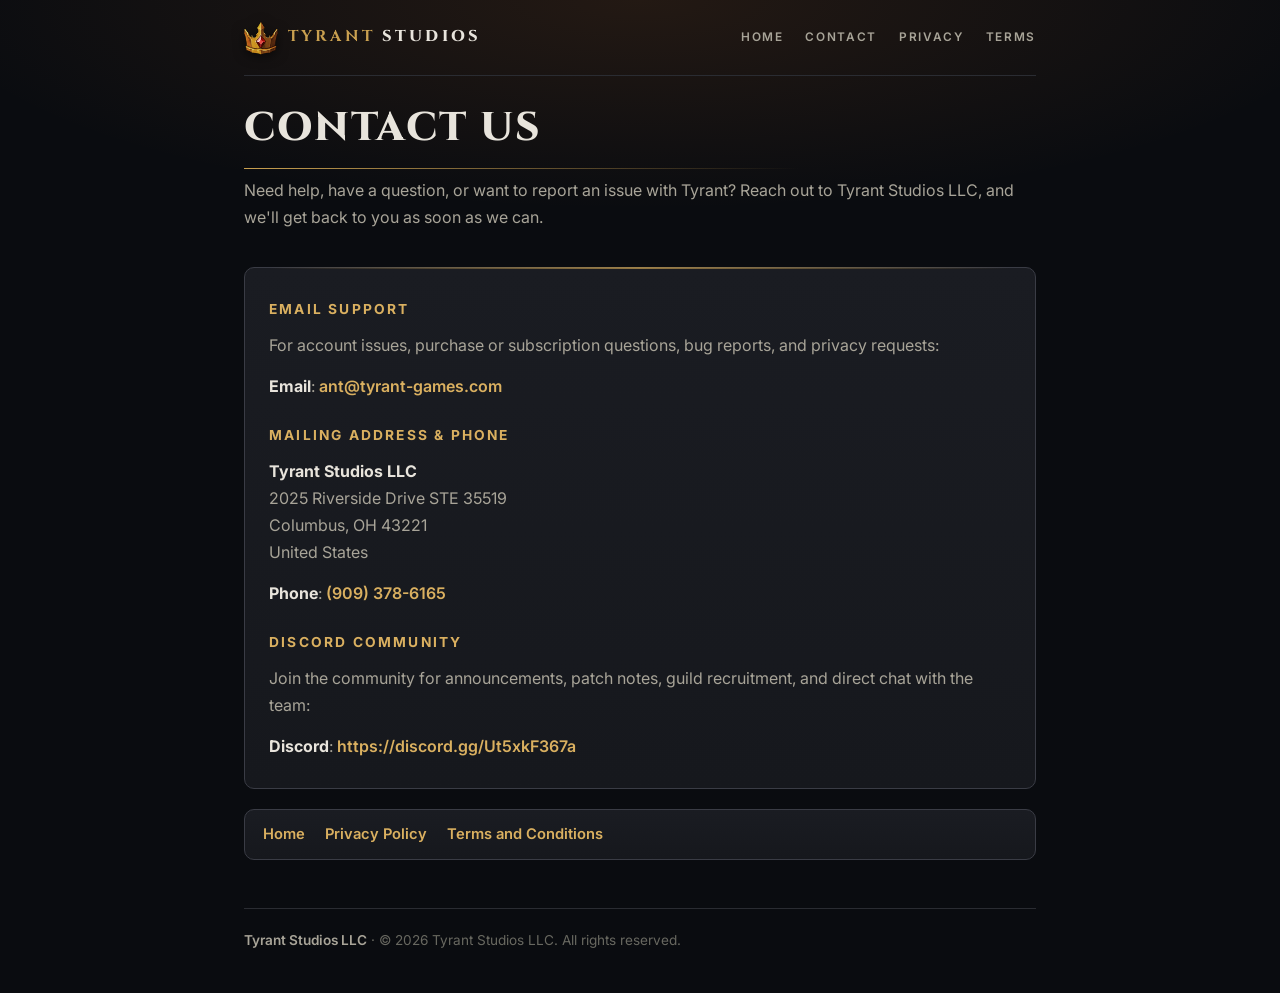
<file: contact.html>
<!DOCTYPE html>
<html lang="en">
<head>
    <meta charset="UTF-8">
    <meta name="viewport" content="width=device-width, initial-scale=1.0">
    <title>Contact Us - Tyrant Studios LLC</title>
    <link rel="icon" type="image/png" href="./assets/favicon.png">
    <link rel="apple-touch-icon" href="./assets/apple-touch-icon.png">
    <meta name="theme-color" content="#0a0c10">
    <link rel="preconnect" href="https://fonts.googleapis.com">
    <link rel="preconnect" href="https://fonts.gstatic.com" crossorigin>
    <link href="https://fonts.googleapis.com/css2?family=Cinzel:wght@700;800&family=Inter:wght@400;500;600;700&display=swap" rel="stylesheet">
    <link rel="stylesheet" href="./assets/pages.css">
</head>
<body>
    <header class="topbar">
        <a class="brand" href="./index.html" aria-label="Tyrant Studios home">
            <img class="crest" src="./assets/crown.png" width="128" height="128" alt="">
            <span><b>TYRANT</b> STUDIOS</span>
        </a>
        <nav>
            <a href="./index.html">Home</a>
            <a href="./contact.html">Contact</a>
            <a href="./privacy-policy.html">Privacy</a>
            <a href="./terms.html">Terms</a>
        </nav>
    </header>
    <h1>Contact Us</h1>

    <p>Need help, have a question, or want to report an issue with Tyrant? Reach out to Tyrant Studios LLC, and we'll get back to you as soon as we can.</p>

    <div class="contact">
        <h2>Email Support</h2>
        <p>For account issues, purchase or subscription questions, bug reports, and privacy requests:</p>
        <p><strong>Email</strong>: <a href="mailto:ant@tyrant-games.com">ant@tyrant-games.com</a></p>

        <h2>Mailing Address &amp; Phone</h2>
        <p><strong>Tyrant Studios LLC</strong><br>2025 Riverside Drive STE 35519<br>Columbus, OH 43221<br>United States</p>
        <p><strong>Phone</strong>: <a href="tel:+19093786165">(909) 378-6165</a></p>

        <h2>Discord Community</h2>
        <p>Join the community for announcements, patch notes, guild recruitment, and direct chat with the team:</p>
        <p><strong>Discord</strong>: <a href="https://discord.gg/Ut5xkF367a">https://discord.gg/Ut5xkF367a</a></p>
    </div>

    <div class="links">
        <a href="./index.html">Home</a>
        <a href="./privacy-policy.html">Privacy Policy</a>
        <a href="./terms.html">Terms and Conditions</a>
    </div>
    <footer class="site-footer">
        <a href="./index.html">Tyrant Studios LLC</a> &middot; &copy; 2026 Tyrant Studios LLC. All rights reserved.
    </footer>
</body>
</html>
</file>
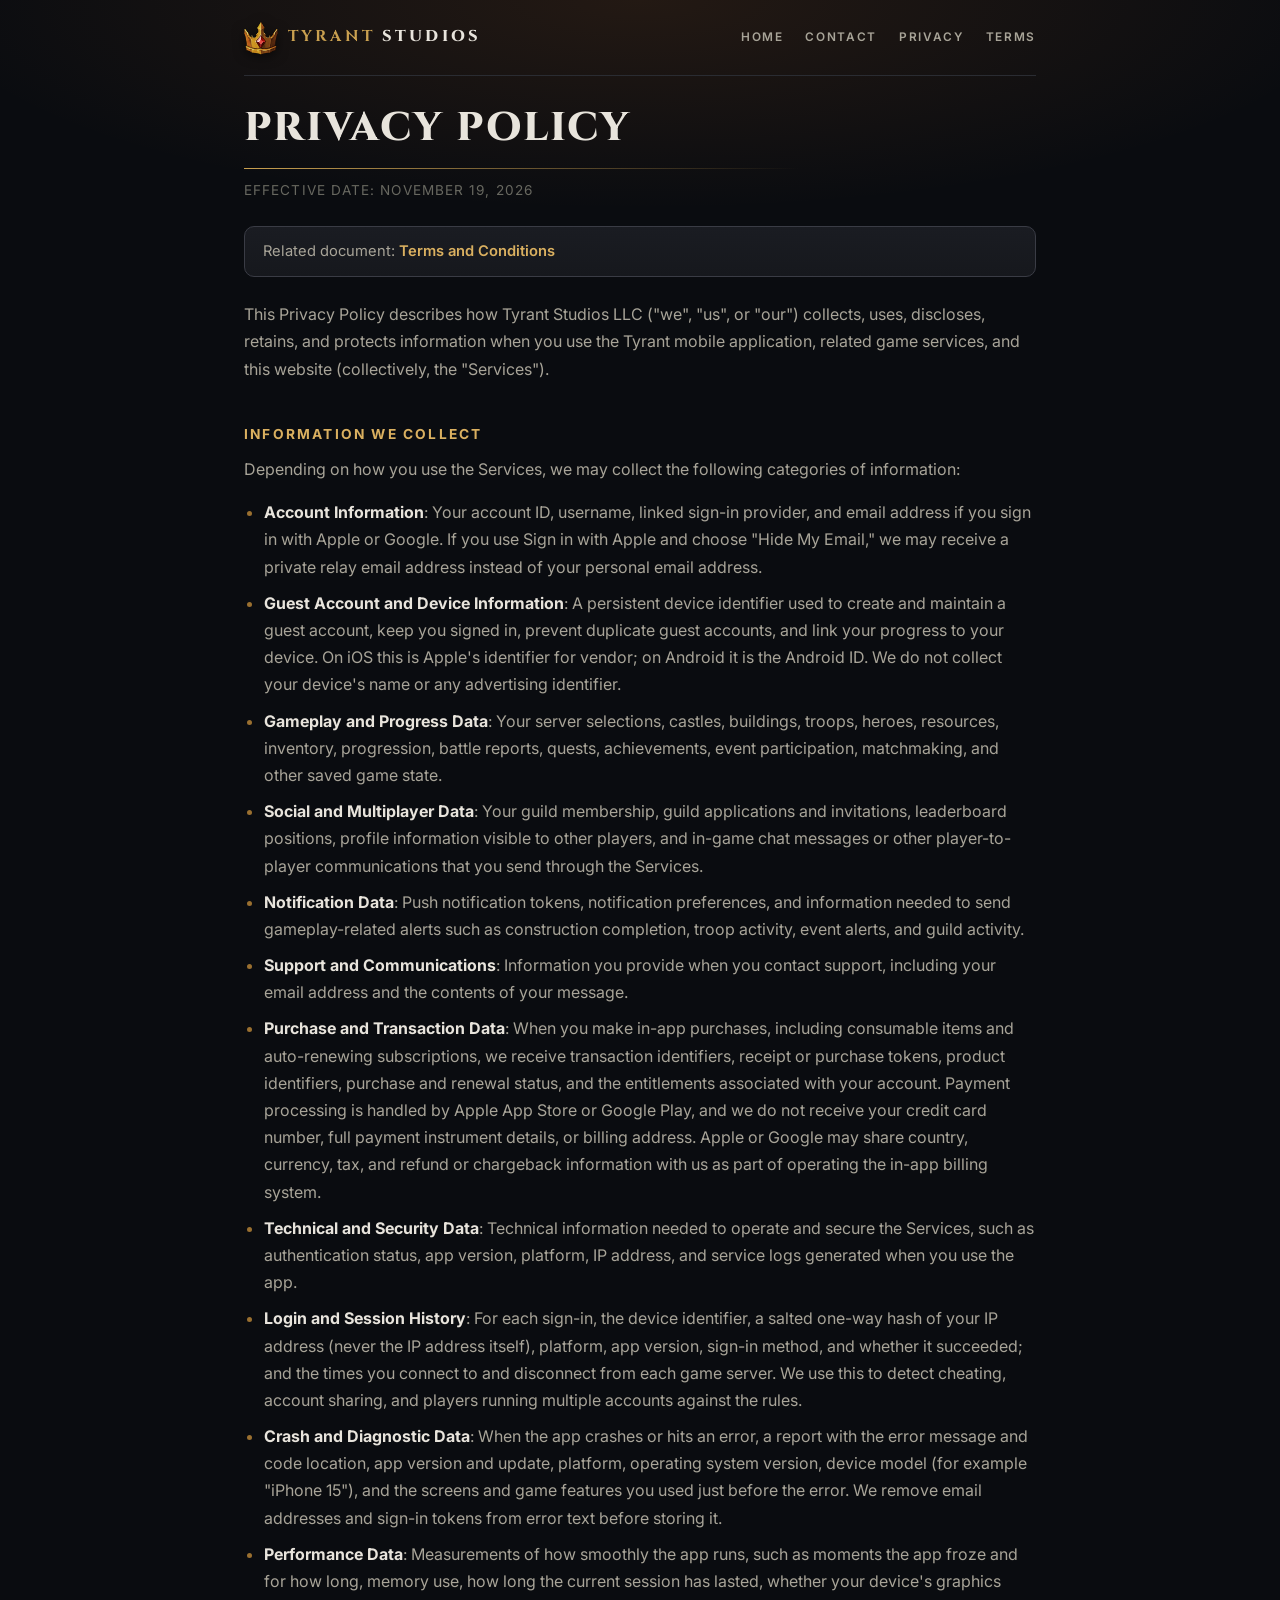
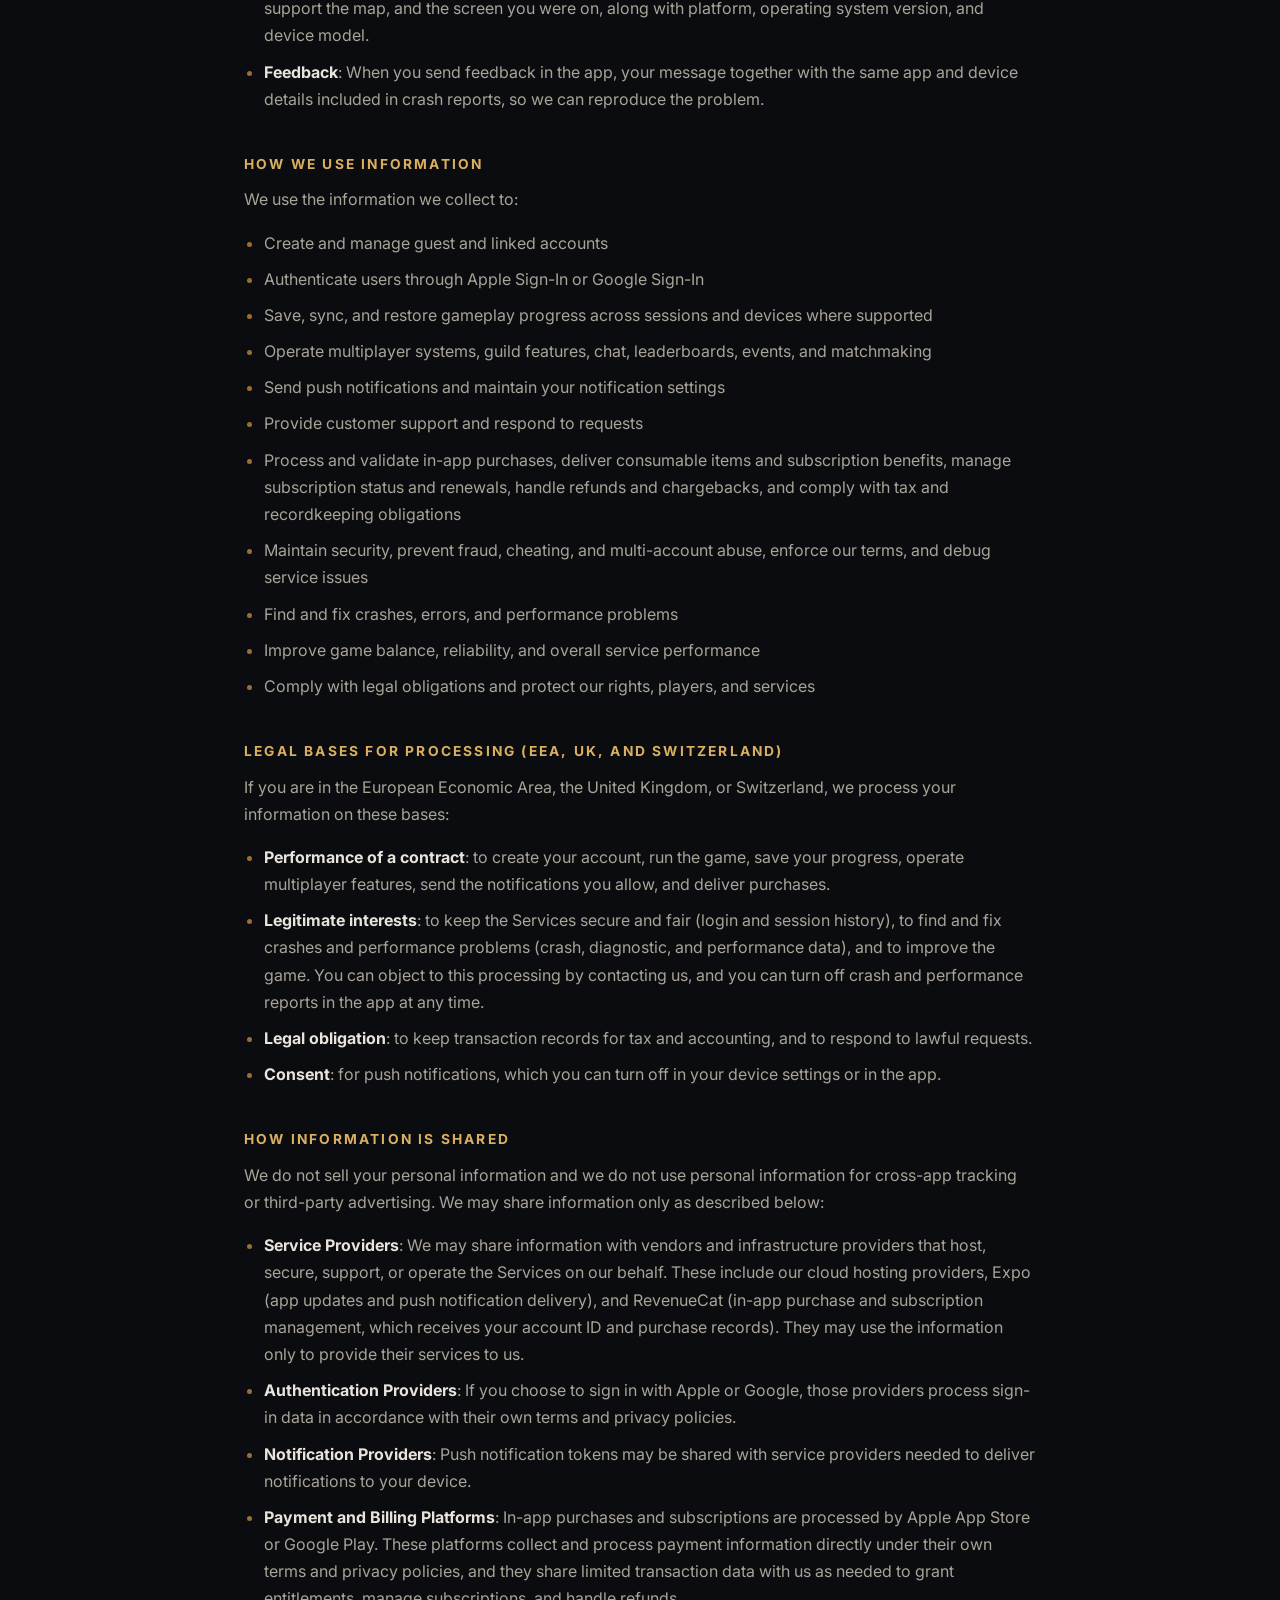
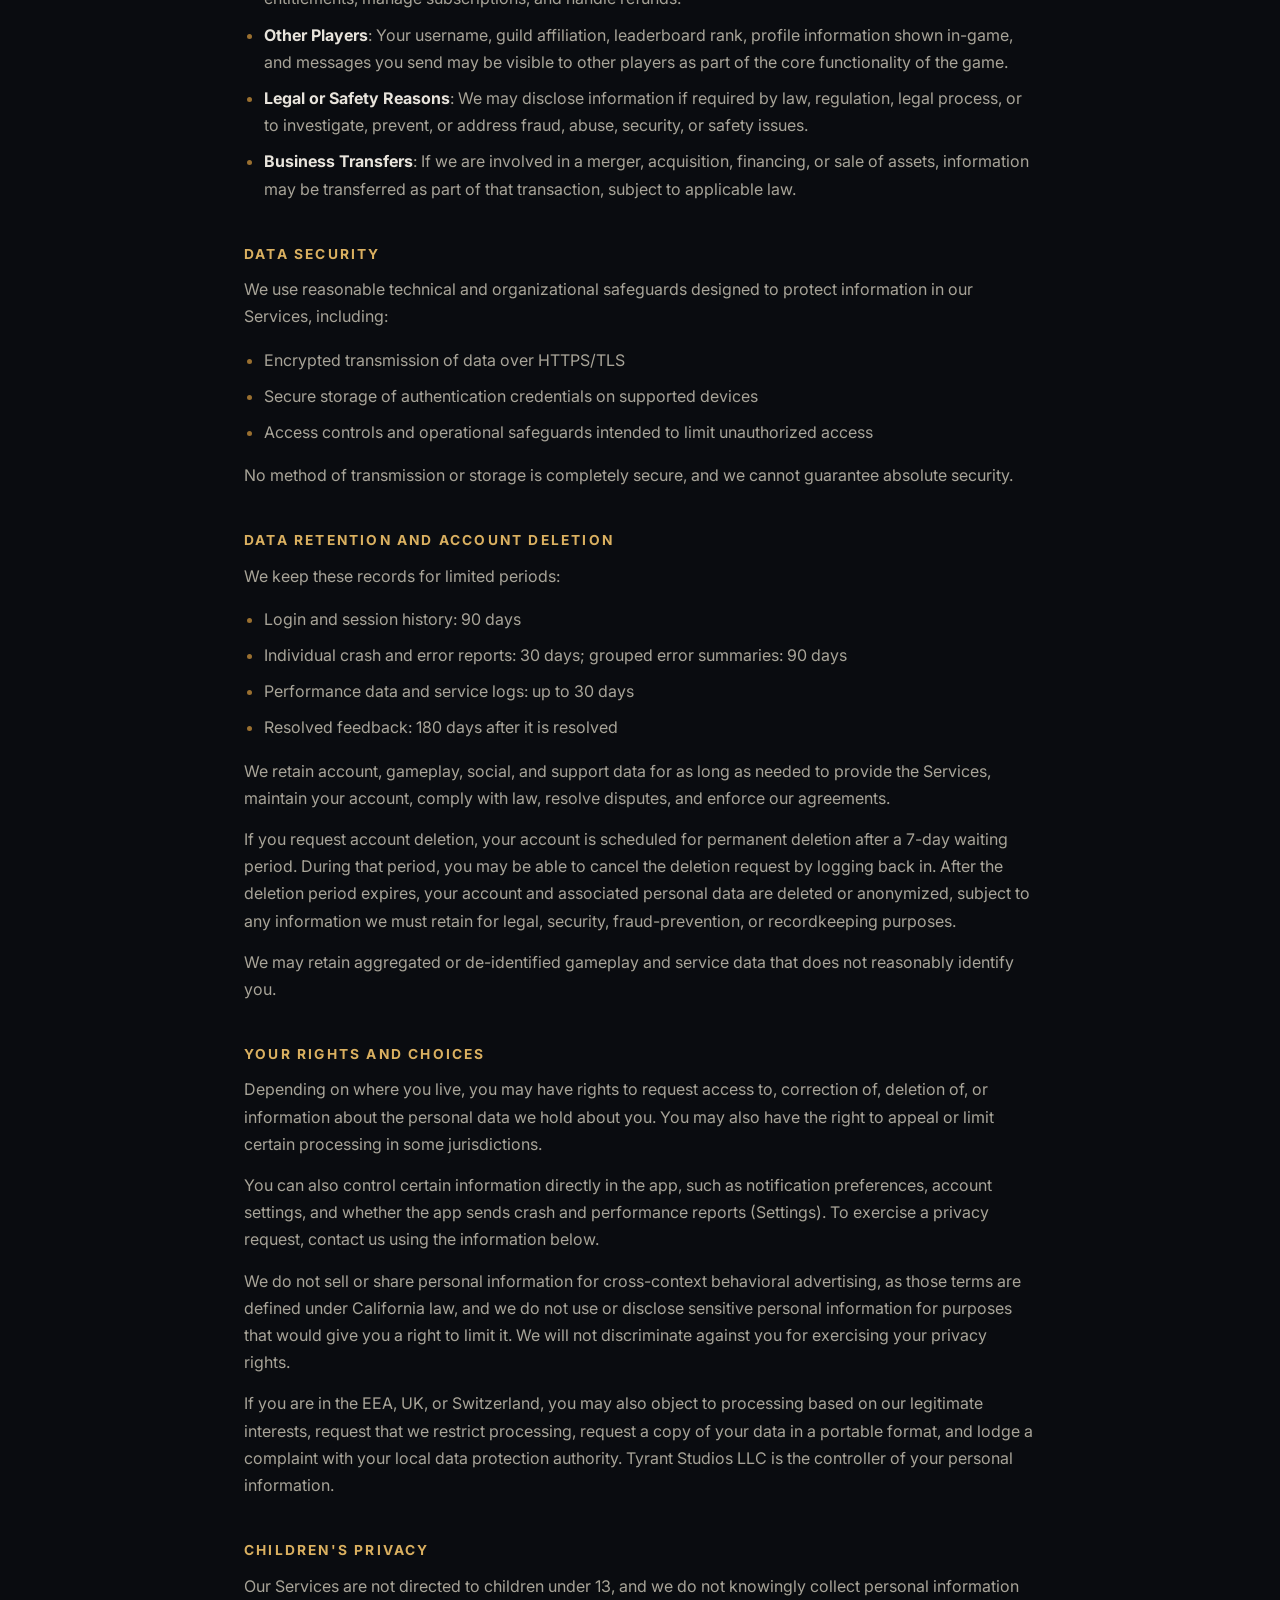
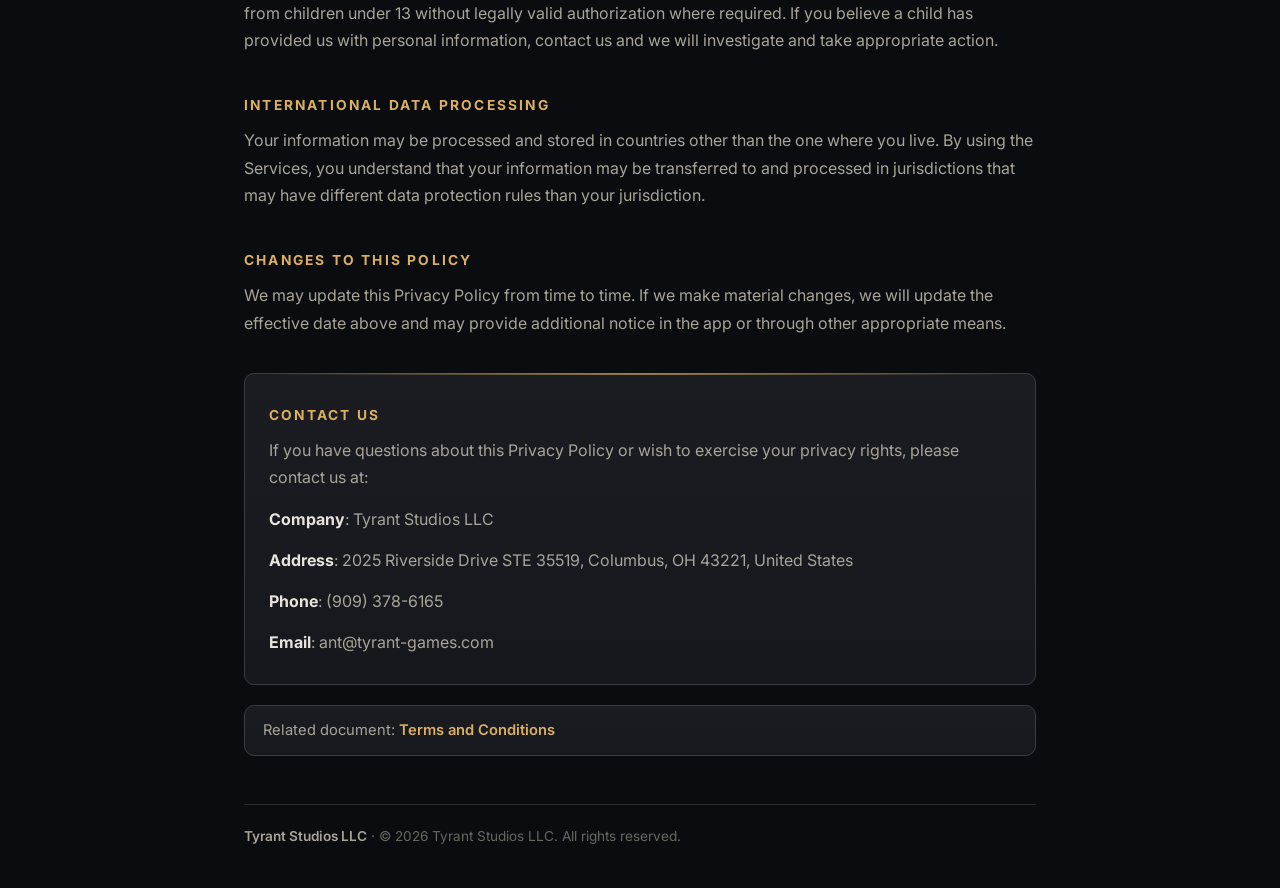
<file: privacy-policy.html>
<!DOCTYPE html>
<html lang="en">
<head>
    <meta charset="UTF-8">
    <meta name="viewport" content="width=device-width, initial-scale=1.0">
    <title>Privacy Policy - Tyrant</title>
    <link rel="icon" type="image/png" href="./assets/favicon.png">
    <link rel="apple-touch-icon" href="./assets/apple-touch-icon.png">
    <meta name="theme-color" content="#0a0c10">
    <link rel="preconnect" href="https://fonts.googleapis.com">
    <link rel="preconnect" href="https://fonts.gstatic.com" crossorigin>
    <link href="https://fonts.googleapis.com/css2?family=Cinzel:wght@700;800&family=Inter:wght@400;500;600;700&display=swap" rel="stylesheet">
    <link rel="stylesheet" href="./assets/pages.css">
</head>
<body>
    <header class="topbar">
        <a class="brand" href="./index.html" aria-label="Tyrant Studios home">
            <img class="crest" src="./assets/crown.png" width="128" height="128" alt="">
            <span><b>TYRANT</b> STUDIOS</span>
        </a>
        <nav>
            <a href="./index.html">Home</a>
            <a href="./contact.html">Contact</a>
            <a href="./privacy-policy.html">Privacy</a>
            <a href="./terms.html">Terms</a>
        </nav>
    </header>
    <h1>Privacy Policy</h1>
    <p class="effective-date">Effective Date: November 19, 2026</p>
    <div class="links">
        Related document: <a href="./terms.html">Terms and Conditions</a>
    </div>

    <p>This Privacy Policy describes how Tyrant Studios LLC ("we", "us", or "our") collects, uses, discloses, retains, and protects information when you use the Tyrant mobile application, related game services, and this website (collectively, the "Services").</p>

    <h2>Information We Collect</h2>
    <p>Depending on how you use the Services, we may collect the following categories of information:</p>
    <ul>
        <li><strong>Account Information</strong>: Your account ID, username, linked sign-in provider, and email address if you sign in with Apple or Google. If you use Sign in with Apple and choose "Hide My Email," we may receive a private relay email address instead of your personal email address.</li>
        <li><strong>Guest Account and Device Information</strong>: A persistent device identifier used to create and maintain a guest account, keep you signed in, prevent duplicate guest accounts, and link your progress to your device. On iOS this is Apple's identifier for vendor; on Android it is the Android ID. We do not collect your device's name or any advertising identifier.</li>
        <li><strong>Gameplay and Progress Data</strong>: Your server selections, castles, buildings, troops, heroes, resources, inventory, progression, battle reports, quests, achievements, event participation, matchmaking, and other saved game state.</li>
        <li><strong>Social and Multiplayer Data</strong>: Your guild membership, guild applications and invitations, leaderboard positions, profile information visible to other players, and in-game chat messages or other player-to-player communications that you send through the Services.</li>
        <li><strong>Notification Data</strong>: Push notification tokens, notification preferences, and information needed to send gameplay-related alerts such as construction completion, troop activity, event alerts, and guild activity.</li>
        <li><strong>Support and Communications</strong>: Information you provide when you contact support, including your email address and the contents of your message.</li>
        <li><strong>Purchase and Transaction Data</strong>: When you make in-app purchases, including consumable items and auto-renewing subscriptions, we receive transaction identifiers, receipt or purchase tokens, product identifiers, purchase and renewal status, and the entitlements associated with your account. Payment processing is handled by Apple App Store or Google Play, and we do not receive your credit card number, full payment instrument details, or billing address. Apple or Google may share country, currency, tax, and refund or chargeback information with us as part of operating the in-app billing system.</li>
        <li><strong>Technical and Security Data</strong>: Technical information needed to operate and secure the Services, such as authentication status, app version, platform, IP address, and service logs generated when you use the app.</li>
        <li><strong>Login and Session History</strong>: For each sign-in, the device identifier, a salted one-way hash of your IP address (never the IP address itself), platform, app version, sign-in method, and whether it succeeded; and the times you connect to and disconnect from each game server. We use this to detect cheating, account sharing, and players running multiple accounts against the rules.</li>
        <li><strong>Crash and Diagnostic Data</strong>: When the app crashes or hits an error, a report with the error message and code location, app version and update, platform, operating system version, device model (for example "iPhone 15"), and the screens and game features you used just before the error. We remove email addresses and sign-in tokens from error text before storing it.</li>
        <li><strong>Performance Data</strong>: Measurements of how smoothly the app runs, such as moments the app froze and for how long, memory use, how long the current session has lasted, whether your device's graphics support the map, and the screen you were on, along with platform, operating system version, and device model.</li>
        <li><strong>Feedback</strong>: When you send feedback in the app, your message together with the same app and device details included in crash reports, so we can reproduce the problem.</li>
    </ul>

    <h2>How We Use Information</h2>
    <p>We use the information we collect to:</p>
    <ul>
        <li>Create and manage guest and linked accounts</li>
        <li>Authenticate users through Apple Sign-In or Google Sign-In</li>
        <li>Save, sync, and restore gameplay progress across sessions and devices where supported</li>
        <li>Operate multiplayer systems, guild features, chat, leaderboards, events, and matchmaking</li>
        <li>Send push notifications and maintain your notification settings</li>
        <li>Provide customer support and respond to requests</li>
        <li>Process and validate in-app purchases, deliver consumable items and subscription benefits, manage subscription status and renewals, handle refunds and chargebacks, and comply with tax and recordkeeping obligations</li>
        <li>Maintain security, prevent fraud, cheating, and multi-account abuse, enforce our terms, and debug service issues</li>
        <li>Find and fix crashes, errors, and performance problems</li>
        <li>Improve game balance, reliability, and overall service performance</li>
        <li>Comply with legal obligations and protect our rights, players, and services</li>
    </ul>

    <h2>Legal Bases for Processing (EEA, UK, and Switzerland)</h2>
    <p>If you are in the European Economic Area, the United Kingdom, or Switzerland, we process your information on these bases:</p>
    <ul>
        <li><strong>Performance of a contract</strong>: to create your account, run the game, save your progress, operate multiplayer features, send the notifications you allow, and deliver purchases.</li>
        <li><strong>Legitimate interests</strong>: to keep the Services secure and fair (login and session history), to find and fix crashes and performance problems (crash, diagnostic, and performance data), and to improve the game. You can object to this processing by contacting us, and you can turn off crash and performance reports in the app at any time.</li>
        <li><strong>Legal obligation</strong>: to keep transaction records for tax and accounting, and to respond to lawful requests.</li>
        <li><strong>Consent</strong>: for push notifications, which you can turn off in your device settings or in the app.</li>
    </ul>

    <h2>How Information Is Shared</h2>
    <p>We do not sell your personal information and we do not use personal information for cross-app tracking or third-party advertising. We may share information only as described below:</p>
    <ul>
        <li><strong>Service Providers</strong>: We may share information with vendors and infrastructure providers that host, secure, support, or operate the Services on our behalf. These include our cloud hosting providers, Expo (app updates and push notification delivery), and RevenueCat (in-app purchase and subscription management, which receives your account ID and purchase records). They may use the information only to provide their services to us.</li>
        <li><strong>Authentication Providers</strong>: If you choose to sign in with Apple or Google, those providers process sign-in data in accordance with their own terms and privacy policies.</li>
        <li><strong>Notification Providers</strong>: Push notification tokens may be shared with service providers needed to deliver notifications to your device.</li>
        <li><strong>Payment and Billing Platforms</strong>: In-app purchases and subscriptions are processed by Apple App Store or Google Play. These platforms collect and process payment information directly under their own terms and privacy policies, and they share limited transaction data with us as needed to grant entitlements, manage subscriptions, and handle refunds.</li>
        <li><strong>Other Players</strong>: Your username, guild affiliation, leaderboard rank, profile information shown in-game, and messages you send may be visible to other players as part of the core functionality of the game.</li>
        <li><strong>Legal or Safety Reasons</strong>: We may disclose information if required by law, regulation, legal process, or to investigate, prevent, or address fraud, abuse, security, or safety issues.</li>
        <li><strong>Business Transfers</strong>: If we are involved in a merger, acquisition, financing, or sale of assets, information may be transferred as part of that transaction, subject to applicable law.</li>
    </ul>

    <h2>Data Security</h2>
    <p>We use reasonable technical and organizational safeguards designed to protect information in our Services, including:</p>
    <ul>
        <li>Encrypted transmission of data over HTTPS/TLS</li>
        <li>Secure storage of authentication credentials on supported devices</li>
        <li>Access controls and operational safeguards intended to limit unauthorized access</li>
    </ul>
    <p>No method of transmission or storage is completely secure, and we cannot guarantee absolute security.</p>

    <h2>Data Retention and Account Deletion</h2>
    <p>We keep these records for limited periods:</p>
    <ul>
        <li>Login and session history: 90 days</li>
        <li>Individual crash and error reports: 30 days; grouped error summaries: 90 days</li>
        <li>Performance data and service logs: up to 30 days</li>
        <li>Resolved feedback: 180 days after it is resolved</li>
    </ul>
    <p>We retain account, gameplay, social, and support data for as long as needed to provide the Services, maintain your account, comply with law, resolve disputes, and enforce our agreements.</p>
    <p>If you request account deletion, your account is scheduled for permanent deletion after a 7-day waiting period. During that period, you may be able to cancel the deletion request by logging back in. After the deletion period expires, your account and associated personal data are deleted or anonymized, subject to any information we must retain for legal, security, fraud-prevention, or recordkeeping purposes.</p>
    <p>We may retain aggregated or de-identified gameplay and service data that does not reasonably identify you.</p>

    <h2>Your Rights and Choices</h2>
    <p>Depending on where you live, you may have rights to request access to, correction of, deletion of, or information about the personal data we hold about you. You may also have the right to appeal or limit certain processing in some jurisdictions.</p>
    <p>You can also control certain information directly in the app, such as notification preferences, account settings, and whether the app sends crash and performance reports (Settings). To exercise a privacy request, contact us using the information below.</p>

    <p>We do not sell or share personal information for cross-context behavioral advertising, as those terms are defined under California law, and we do not use or disclose sensitive personal information for purposes that would give you a right to limit it. We will not discriminate against you for exercising your privacy rights.</p>
    <p>If you are in the EEA, UK, or Switzerland, you may also object to processing based on our legitimate interests, request that we restrict processing, request a copy of your data in a portable format, and lodge a complaint with your local data protection authority. Tyrant Studios LLC is the controller of your personal information.</p>

    <h2>Children's Privacy</h2>
    <p>Our Services are not directed to children under 13, and we do not knowingly collect personal information from children under 13 without legally valid authorization where required. If you believe a child has provided us with personal information, contact us and we will investigate and take appropriate action.</p>

    <h2>International Data Processing</h2>
    <p>Your information may be processed and stored in countries other than the one where you live. By using the Services, you understand that your information may be transferred to and processed in jurisdictions that may have different data protection rules than your jurisdiction.</p>

    <h2>Changes to This Policy</h2>
    <p>We may update this Privacy Policy from time to time. If we make material changes, we will update the effective date above and may provide additional notice in the app or through other appropriate means.</p>

    <div class="contact">
        <h2>Contact Us</h2>
        <p>If you have questions about this Privacy Policy or wish to exercise your privacy rights, please contact us at:</p>
        <p><strong>Company</strong>: Tyrant Studios LLC</p>
        <p><strong>Address</strong>: 2025 Riverside Drive STE 35519, Columbus, OH 43221, United States</p>
        <p><strong>Phone</strong>: (909) 378-6165</p>
        <p><strong>Email</strong>: ant@tyrant-games.com</p>
    </div>
    <div class="links">
        Related document: <a href="./terms.html">Terms and Conditions</a>
    </div>
    <footer class="site-footer">
        <a href="./index.html">Tyrant Studios LLC</a> &middot; &copy; 2026 Tyrant Studios LLC. All rights reserved.
    </footer>
</body>
</html>
</file>
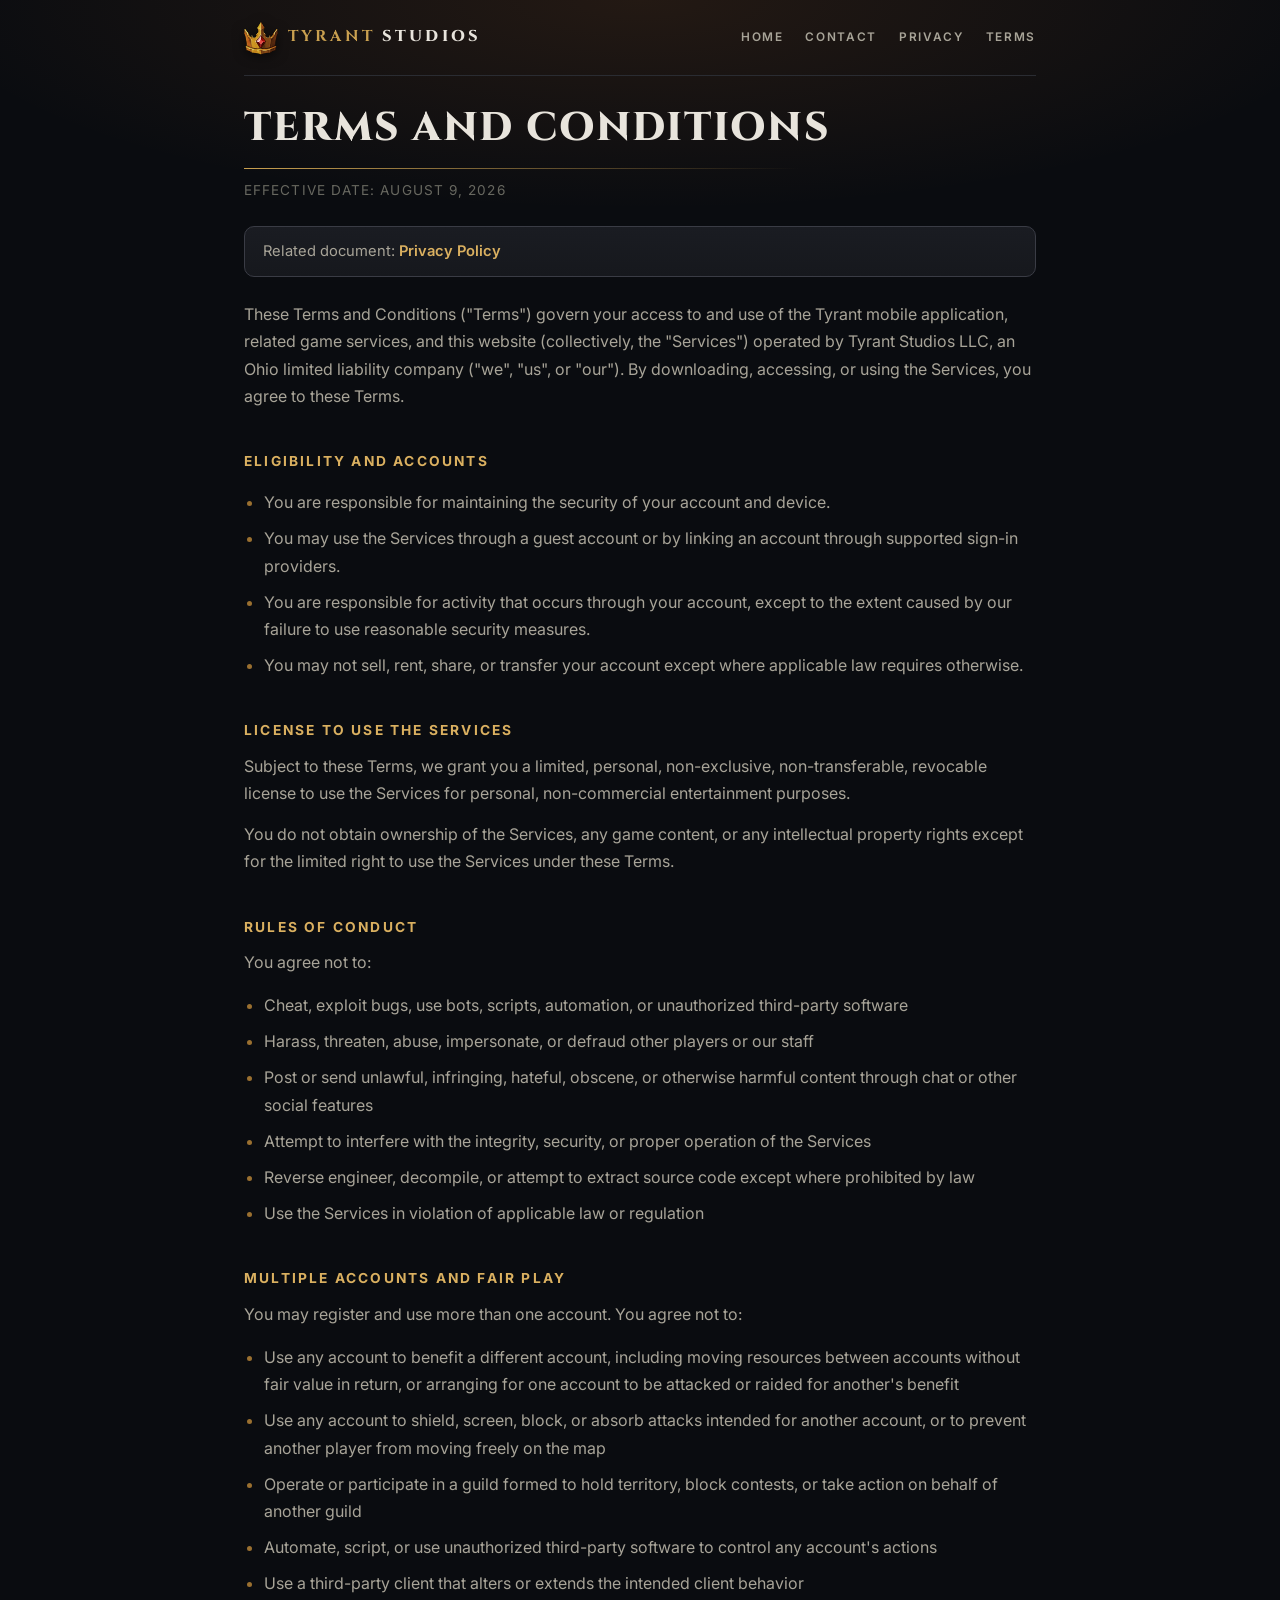
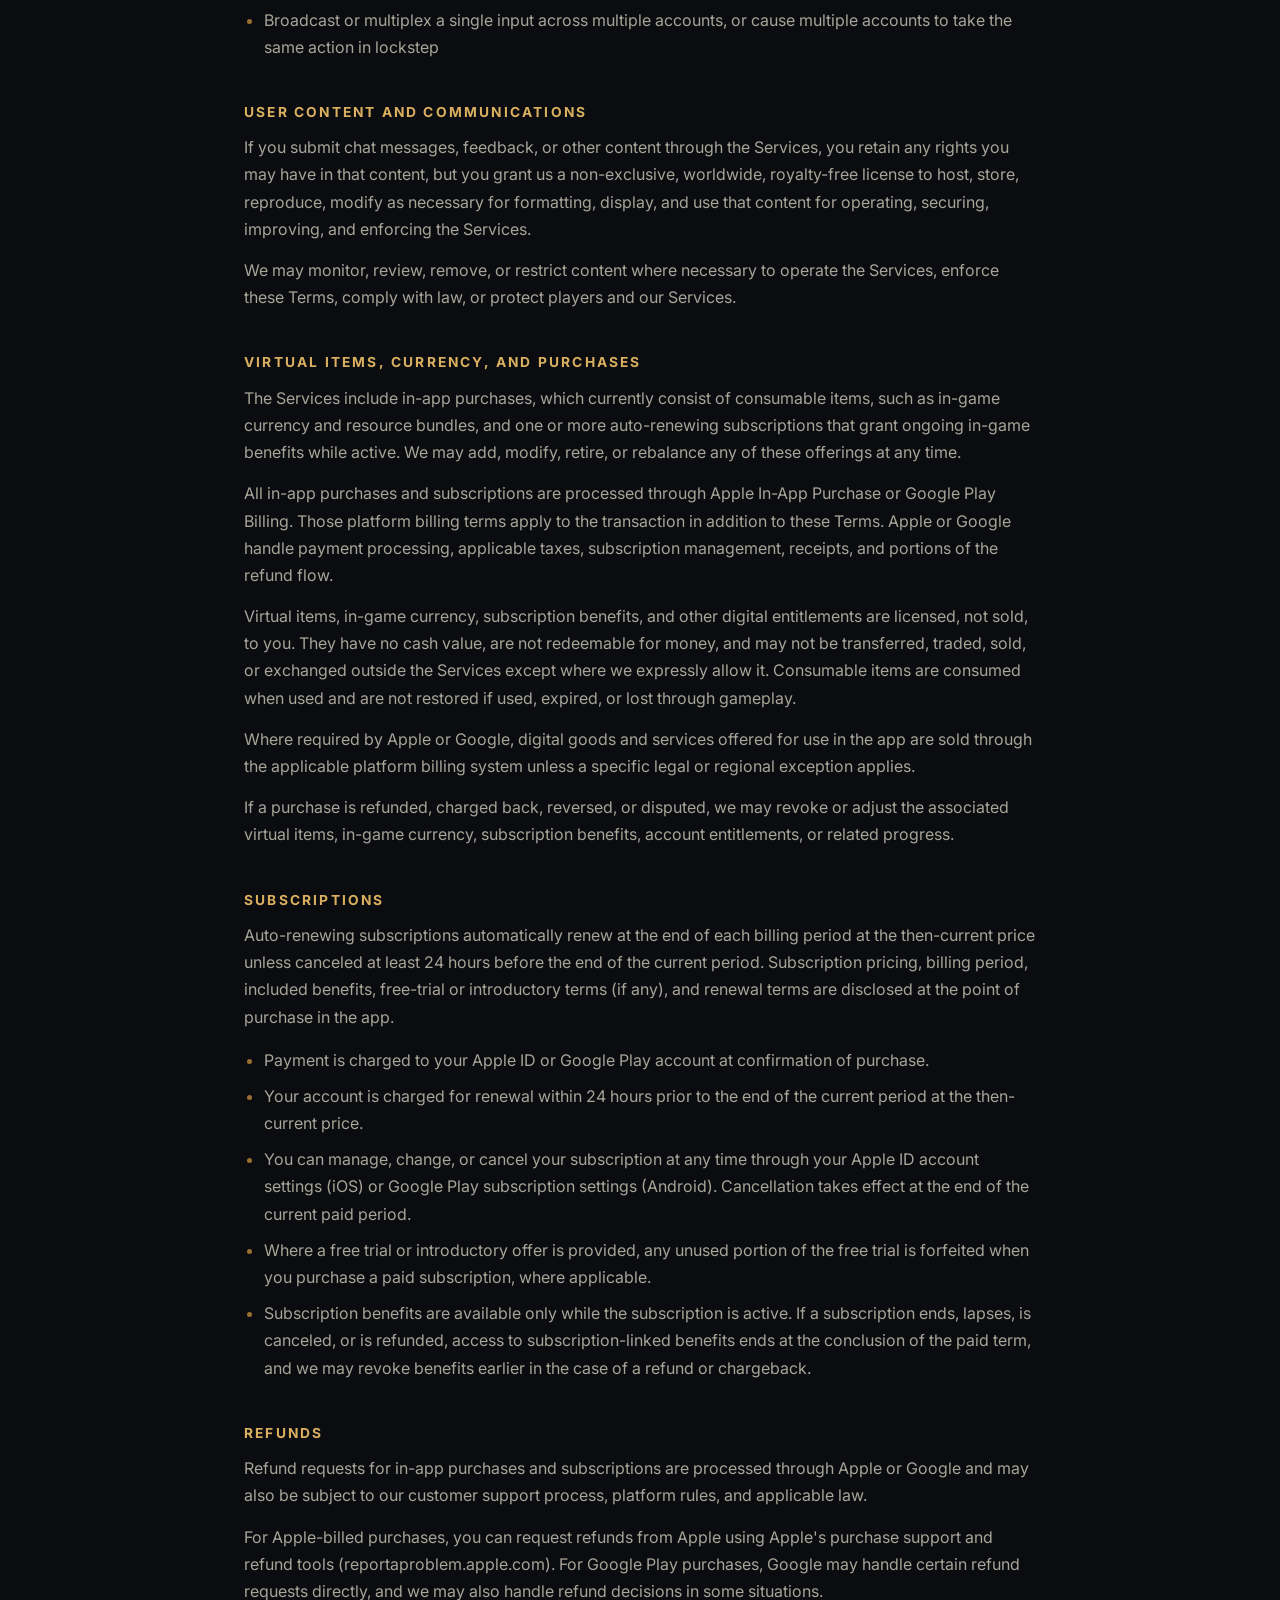
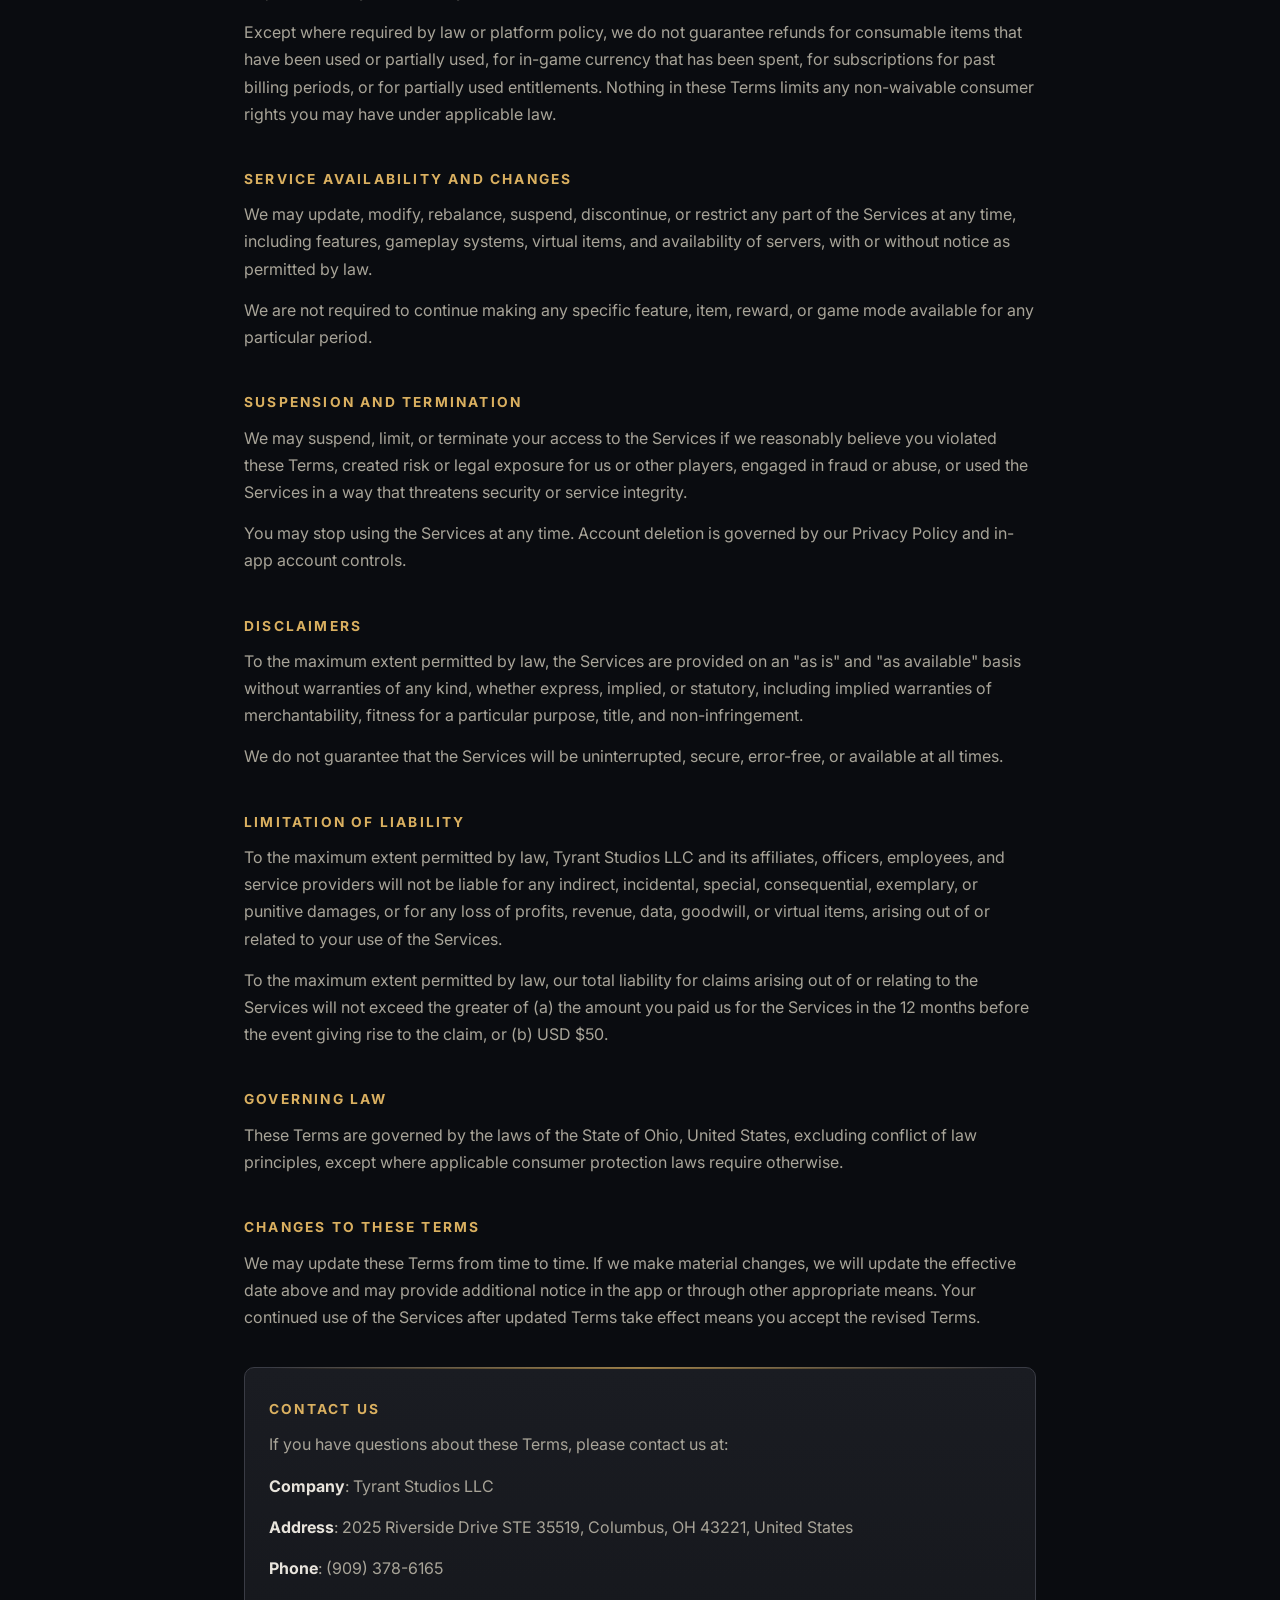
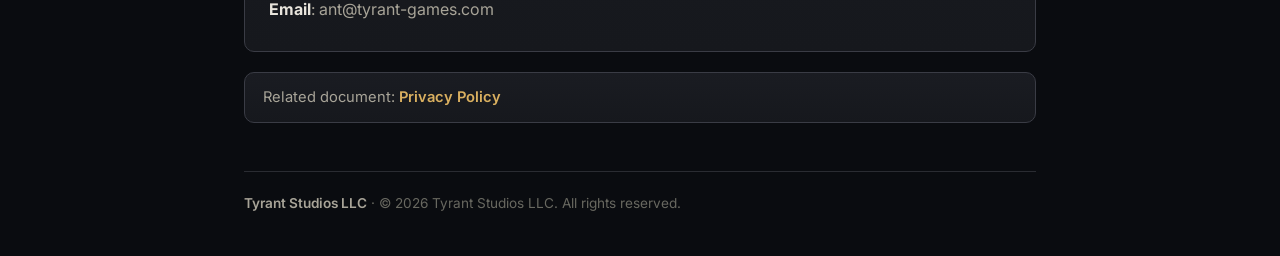
<file: terms.html>
<!DOCTYPE html>
<html lang="en">
<head>
    <meta charset="UTF-8">
    <meta name="viewport" content="width=device-width, initial-scale=1.0">
    <title>Terms and Conditions - Tyrant</title>
    <link rel="icon" type="image/png" href="./assets/favicon.png">
    <link rel="apple-touch-icon" href="./assets/apple-touch-icon.png">
    <meta name="theme-color" content="#0a0c10">
    <link rel="preconnect" href="https://fonts.googleapis.com">
    <link rel="preconnect" href="https://fonts.gstatic.com" crossorigin>
    <link href="https://fonts.googleapis.com/css2?family=Cinzel:wght@700;800&family=Inter:wght@400;500;600;700&display=swap" rel="stylesheet">
    <link rel="stylesheet" href="./assets/pages.css">
</head>
<body>
    <header class="topbar">
        <a class="brand" href="./index.html" aria-label="Tyrant Studios home">
            <img class="crest" src="./assets/crown.png" width="128" height="128" alt="">
            <span><b>TYRANT</b> STUDIOS</span>
        </a>
        <nav>
            <a href="./index.html">Home</a>
            <a href="./contact.html">Contact</a>
            <a href="./privacy-policy.html">Privacy</a>
            <a href="./terms.html">Terms</a>
        </nav>
    </header>
    <h1>Terms and Conditions</h1>
    <p class="effective-date">Effective Date: August 9, 2026</p>
    <div class="links">
        Related document: <a href="./privacy-policy.html">Privacy Policy</a>
    </div>

    <p>These Terms and Conditions ("Terms") govern your access to and use of the Tyrant mobile application, related game services, and this website (collectively, the "Services") operated by Tyrant Studios LLC, an Ohio limited liability company ("we", "us", or "our"). By downloading, accessing, or using the Services, you agree to these Terms.</p>

    <h2>Eligibility and Accounts</h2>
    <ul>
        <li>You are responsible for maintaining the security of your account and device.</li>
        <li>You may use the Services through a guest account or by linking an account through supported sign-in providers.</li>
        <li>You are responsible for activity that occurs through your account, except to the extent caused by our failure to use reasonable security measures.</li>
        <li>You may not sell, rent, share, or transfer your account except where applicable law requires otherwise.</li>
    </ul>

    <h2>License to Use the Services</h2>
    <p>Subject to these Terms, we grant you a limited, personal, non-exclusive, non-transferable, revocable license to use the Services for personal, non-commercial entertainment purposes.</p>
    <p>You do not obtain ownership of the Services, any game content, or any intellectual property rights except for the limited right to use the Services under these Terms.</p>

    <h2>Rules of Conduct</h2>
    <p>You agree not to:</p>
    <ul>
        <li>Cheat, exploit bugs, use bots, scripts, automation, or unauthorized third-party software</li>
        <li>Harass, threaten, abuse, impersonate, or defraud other players or our staff</li>
        <li>Post or send unlawful, infringing, hateful, obscene, or otherwise harmful content through chat or other social features</li>
        <li>Attempt to interfere with the integrity, security, or proper operation of the Services</li>
        <li>Reverse engineer, decompile, or attempt to extract source code except where prohibited by law</li>
        <li>Use the Services in violation of applicable law or regulation</li>
    </ul>

    <h2>Multiple Accounts and Fair Play</h2>
    <p>You may register and use more than one account. You agree not to:</p>
    <ul>
        <li>Use any account to benefit a different account, including moving resources between accounts without fair value in return, or arranging for one account to be attacked or raided for another's benefit</li>
        <li>Use any account to shield, screen, block, or absorb attacks intended for another account, or to prevent another player from moving freely on the map</li>
        <li>Operate or participate in a guild formed to hold territory, block contests, or take action on behalf of another guild</li>
        <li>Automate, script, or use unauthorized third-party software to control any account's actions</li>
        <li>Use a third-party client that alters or extends the intended client behavior</li>
        <li>Broadcast or multiplex a single input across multiple accounts, or cause multiple accounts to take the same action in lockstep</li>
    </ul>

    <h2>User Content and Communications</h2>
    <p>If you submit chat messages, feedback, or other content through the Services, you retain any rights you may have in that content, but you grant us a non-exclusive, worldwide, royalty-free license to host, store, reproduce, modify as necessary for formatting, display, and use that content for operating, securing, improving, and enforcing the Services.</p>
    <p>We may monitor, review, remove, or restrict content where necessary to operate the Services, enforce these Terms, comply with law, or protect players and our Services.</p>

    <h2>Virtual Items, Currency, and Purchases</h2>
    <p>The Services include in-app purchases, which currently consist of consumable items, such as in-game currency and resource bundles, and one or more auto-renewing subscriptions that grant ongoing in-game benefits while active. We may add, modify, retire, or rebalance any of these offerings at any time.</p>
    <p>All in-app purchases and subscriptions are processed through Apple In-App Purchase or Google Play Billing. Those platform billing terms apply to the transaction in addition to these Terms. Apple or Google handle payment processing, applicable taxes, subscription management, receipts, and portions of the refund flow.</p>
    <p>Virtual items, in-game currency, subscription benefits, and other digital entitlements are licensed, not sold, to you. They have no cash value, are not redeemable for money, and may not be transferred, traded, sold, or exchanged outside the Services except where we expressly allow it. Consumable items are consumed when used and are not restored if used, expired, or lost through gameplay.</p>
    <p>Where required by Apple or Google, digital goods and services offered for use in the app are sold through the applicable platform billing system unless a specific legal or regional exception applies.</p>
    <p>If a purchase is refunded, charged back, reversed, or disputed, we may revoke or adjust the associated virtual items, in-game currency, subscription benefits, account entitlements, or related progress.</p>

    <h2>Subscriptions</h2>
    <p>Auto-renewing subscriptions automatically renew at the end of each billing period at the then-current price unless canceled at least 24 hours before the end of the current period. Subscription pricing, billing period, included benefits, free-trial or introductory terms (if any), and renewal terms are disclosed at the point of purchase in the app.</p>
    <ul>
        <li>Payment is charged to your Apple ID or Google Play account at confirmation of purchase.</li>
        <li>Your account is charged for renewal within 24 hours prior to the end of the current period at the then-current price.</li>
        <li>You can manage, change, or cancel your subscription at any time through your Apple ID account settings (iOS) or Google Play subscription settings (Android). Cancellation takes effect at the end of the current paid period.</li>
        <li>Where a free trial or introductory offer is provided, any unused portion of the free trial is forfeited when you purchase a paid subscription, where applicable.</li>
        <li>Subscription benefits are available only while the subscription is active. If a subscription ends, lapses, is canceled, or is refunded, access to subscription-linked benefits ends at the conclusion of the paid term, and we may revoke benefits earlier in the case of a refund or chargeback.</li>
    </ul>

    <h2>Refunds</h2>
    <p>Refund requests for in-app purchases and subscriptions are processed through Apple or Google and may also be subject to our customer support process, platform rules, and applicable law.</p>
    <p>For Apple-billed purchases, you can request refunds from Apple using Apple's purchase support and refund tools (reportaproblem.apple.com). For Google Play purchases, Google may handle certain refund requests directly, and we may also handle refund decisions in some situations.</p>
    <p>Except where required by law or platform policy, we do not guarantee refunds for consumable items that have been used or partially used, for in-game currency that has been spent, for subscriptions for past billing periods, or for partially used entitlements. Nothing in these Terms limits any non-waivable consumer rights you may have under applicable law.</p>

    <h2>Service Availability and Changes</h2>
    <p>We may update, modify, rebalance, suspend, discontinue, or restrict any part of the Services at any time, including features, gameplay systems, virtual items, and availability of servers, with or without notice as permitted by law.</p>
    <p>We are not required to continue making any specific feature, item, reward, or game mode available for any particular period.</p>

    <h2>Suspension and Termination</h2>
    <p>We may suspend, limit, or terminate your access to the Services if we reasonably believe you violated these Terms, created risk or legal exposure for us or other players, engaged in fraud or abuse, or used the Services in a way that threatens security or service integrity.</p>
    <p>You may stop using the Services at any time. Account deletion is governed by our Privacy Policy and in-app account controls.</p>

    <h2>Disclaimers</h2>
    <p>To the maximum extent permitted by law, the Services are provided on an "as is" and "as available" basis without warranties of any kind, whether express, implied, or statutory, including implied warranties of merchantability, fitness for a particular purpose, title, and non-infringement.</p>
    <p>We do not guarantee that the Services will be uninterrupted, secure, error-free, or available at all times.</p>

    <h2>Limitation of Liability</h2>
    <p>To the maximum extent permitted by law, Tyrant Studios LLC and its affiliates, officers, employees, and service providers will not be liable for any indirect, incidental, special, consequential, exemplary, or punitive damages, or for any loss of profits, revenue, data, goodwill, or virtual items, arising out of or related to your use of the Services.</p>
    <p>To the maximum extent permitted by law, our total liability for claims arising out of or relating to the Services will not exceed the greater of (a) the amount you paid us for the Services in the 12 months before the event giving rise to the claim, or (b) USD $50.</p>

    <h2>Governing Law</h2>
    <p>These Terms are governed by the laws of the State of Ohio, United States, excluding conflict of law principles, except where applicable consumer protection laws require otherwise.</p>

    <h2>Changes to These Terms</h2>
    <p>We may update these Terms from time to time. If we make material changes, we will update the effective date above and may provide additional notice in the app or through other appropriate means. Your continued use of the Services after updated Terms take effect means you accept the revised Terms.</p>

    <div class="contact">
        <h2>Contact Us</h2>
        <p>If you have questions about these Terms, please contact us at:</p>
        <p><strong>Company</strong>: Tyrant Studios LLC</p>
        <p><strong>Address</strong>: 2025 Riverside Drive STE 35519, Columbus, OH 43221, United States</p>
        <p><strong>Phone</strong>: (909) 378-6165</p>
        <p><strong>Email</strong>: ant@tyrant-games.com</p>
    </div>
    <div class="links">
        Related document: <a href="./privacy-policy.html">Privacy Policy</a>
    </div>
    <footer class="site-footer">
        <a href="./index.html">Tyrant Studios LLC</a> &middot; &copy; 2026 Tyrant Studios LLC. All rights reserved.
    </footer>
</body>
</html>
</file>
<file: assets/pages.css>
/* Shared styles for the document pages (contact, privacy, terms).
   Palette follows the Tyrant app's "Dark Fortress" theme. */
:root {
    --bg-app: #0a0c10;
    --bg-screen: #12141a;
    --bg-card: #1a1c22;
    --border-dark: #2a2c32;
    --border: #3a3c45;
    --gold-dark: #9a7030;
    --gold: #c9a050;
    --gold-light: #dab060;
    --text: #e8e4dc;
    --text-2: #a8a498;
    --text-3: #686860;
    --display: 'Cinzel', Georgia, 'Times New Roman', serif;
    --body: 'Inter', -apple-system, BlinkMacSystemFont, 'Segoe UI', Roboto, sans-serif;
}
* { box-sizing: border-box; }
body {
    font-family: var(--body);
    line-height: 1.7;
    max-width: 840px;
    margin: 0 auto;
    padding: 0 24px 40px;
    color: var(--text-2);
    background:
        radial-gradient(ellipse 80% 300px at 50% 0, rgba(217,119,43,0.12), transparent 70%),
        var(--bg-app);
    background-repeat: no-repeat;
    background-color: var(--bg-app);
    -webkit-font-smoothing: antialiased;
}
.topbar {
    display: flex;
    align-items: center;
    justify-content: space-between;
    gap: 16px;
    height: 76px;
    margin-bottom: 28px;
    border-bottom: 1px solid var(--border-dark);
}
.topbar .brand {
    display: flex;
    align-items: center;
    gap: 10px;
    text-decoration: none;
    color: var(--text);
    font-family: var(--display);
    font-weight: 800;
    font-size: 0.98rem;
    letter-spacing: 0.2em;
}
.topbar .brand b { color: var(--gold); }
.topbar .brand .crest { width: 34px; height: 34px; filter: drop-shadow(0 2px 6px rgba(0,0,0,0.6)); }
.topbar nav { display: flex; gap: 22px; }
.topbar nav a {
    color: var(--text-2);
    text-decoration: none;
    font-size: 0.74rem;
    font-weight: 600;
    letter-spacing: 0.14em;
    text-transform: uppercase;
}
.topbar nav a:hover { color: var(--gold-light); }
h1 {
    font-family: var(--display);
    font-weight: 800;
    font-size: clamp(1.8rem, 5vw, 2.5rem);
    text-transform: uppercase;
    letter-spacing: 0.05em;
    line-height: 1.2;
    color: var(--text);
    margin: 0 0 8px;
    padding-bottom: 16px;
    border-bottom: 1px solid transparent;
    border-image: linear-gradient(90deg, var(--gold), transparent 70%) 1;
}
h2 {
    font-size: 0.86rem;
    font-weight: 700;
    letter-spacing: 0.16em;
    text-transform: uppercase;
    color: var(--gold-light);
    margin: 40px 0 10px;
}
p { margin: 0 0 14px; }
strong { color: var(--text); }
a { color: var(--gold-light); }
a:hover { color: #eac070; }
ul { padding-left: 20px; }
li { margin-bottom: 9px; }
li::marker { color: var(--gold-dark); }
.effective-date {
    color: var(--text-3);
    font-size: 0.85rem;
    letter-spacing: 0.08em;
    text-transform: uppercase;
    margin: 10px 0 24px;
}
.contact, .links {
    position: relative;
    background: linear-gradient(180deg, var(--bg-card), #16181d);
    border: 1px solid var(--border);
    border-radius: 10px;
}
.contact { padding: 6px 24px 14px; margin-top: 36px; }
.contact::before {
    content: "";
    position: absolute;
    top: -1px; left: 24px; right: 24px;
    height: 2px;
    background: linear-gradient(90deg, transparent, var(--gold), transparent);
    opacity: 0.7;
}
.contact h2 { margin-top: 24px; }
.contact a { text-decoration: none; font-weight: 600; }
.contact a:hover { text-decoration: underline; }
.links {
    margin: 20px 0 24px;
    padding: 12px 18px;
    font-size: 0.92rem;
}
.links a {
    color: var(--gold-light);
    text-decoration: none;
    font-weight: 600;
    margin-right: 16px;
}
.links a:hover { text-decoration: underline; }
.site-footer {
    margin-top: 48px;
    padding-top: 20px;
    border-top: 1px solid var(--border-dark);
    color: var(--text-3);
    font-size: 0.85rem;
}
.site-footer a { color: var(--text-2); text-decoration: none; font-weight: 600; }
.site-footer a:hover { color: var(--gold-light); }
@media (max-width: 600px) {
    body { padding: 0 16px 32px; }
    .topbar nav { gap: 14px; }
    .topbar nav a { font-size: 0.68rem; letter-spacing: 0.1em; }
    .topbar .brand span { display: none; }
}
</file>
